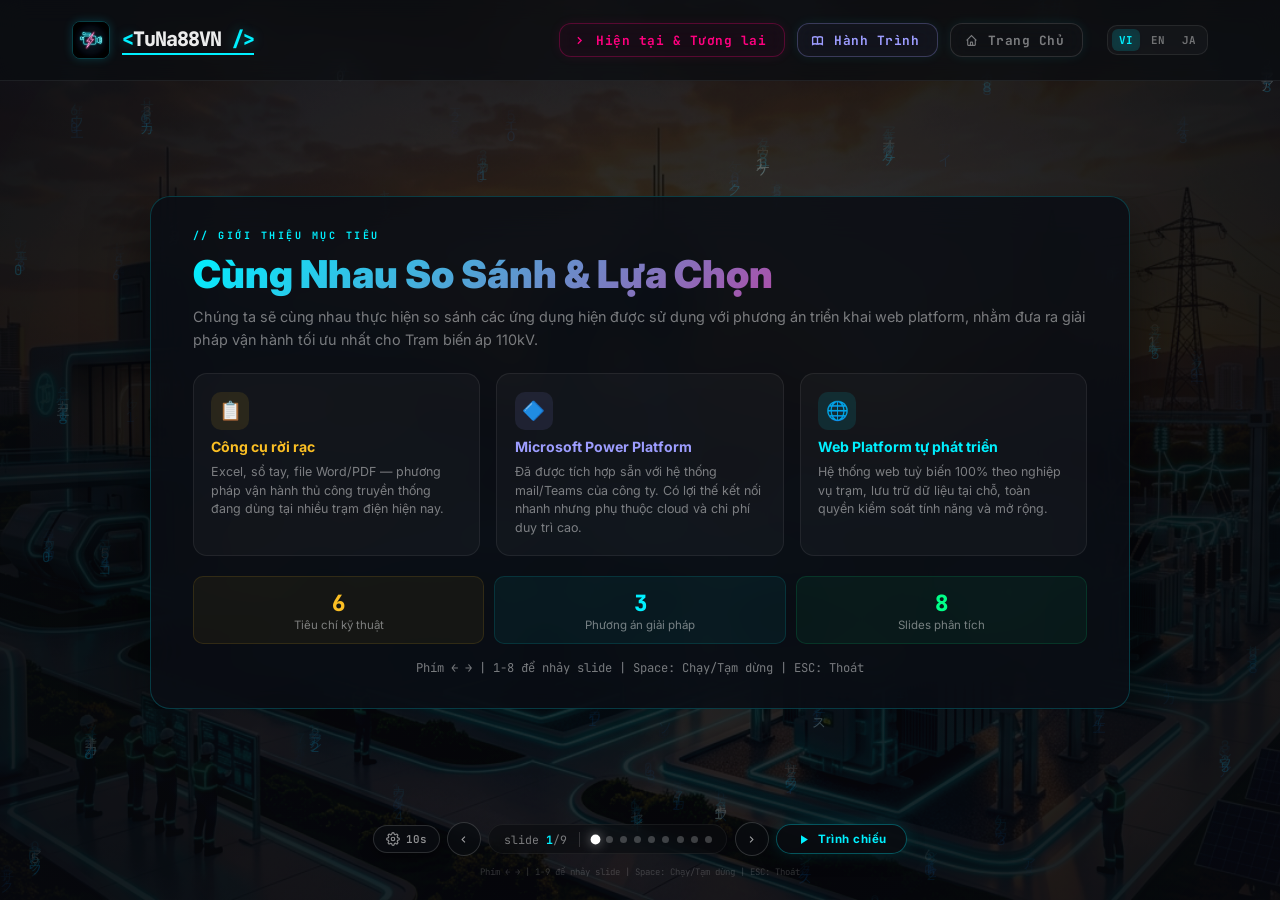
<file: compare.html>
<!DOCTYPE html>
<html lang="vi">
<head>
<meta charset="UTF-8">
<meta name="viewport" content="width=device-width, initial-scale=1.0">
<title>So sánh Giải pháp Quản lý Vận hành | TA_DCGE</title>
<!-- Favicon (Logo trên tab trình duyệt) -->
<link rel="icon" href="assets/logo.jpg" type="image/jpeg">
<link rel="shortcut icon" href="assets/logo.jpg" type="image/x-icon">
<link rel="preconnect" href="https://fonts.googleapis.com">
<link rel="preconnect" href="https://fonts.gstatic.com" crossorigin>
<link href="https://fonts.googleapis.com/css2?family=Inter:wght@400;500;600;700;800;900&family=JetBrains+Mono:wght@400;500;700&display=swap" rel="stylesheet">
<style>
:root {
    --bg-dark:      #0a0c10;
    --neon-blue:    #00f0ff;
    --neon-pink:    #ff007f;
    --neon-green:   #00ff88;
    --neon-amber:   #fbbf24;
    --neon-purple:  #9d9dff;
    --text-primary: rgba(255,255,255,0.92);
    --text-muted:   rgba(255,255,255,0.45);
    --border-color: rgba(255,255,255,0.08);
    --font-body:    'Inter', sans-serif;
    --font-mono:    'JetBrains Mono', monospace;
    --transition:   all 0.3s cubic-bezier(0.4,0,0.2,1);
    --glow-blue:    0 0 12px rgba(0, 240, 255, 0.35);
}

/* Language Switcher */
.lang-switcher {
    display: inline-flex;
    gap: 0.2rem;
    margin-left: 0.8rem;
    background: rgba(255, 255, 255, 0.03);
    border: 1px solid rgba(255, 255, 255, 0.08);
    padding: 0.22rem;
    border-radius: 10px;
    align-items: center;
}
.lang-btn {
    background: none;
    border: none;
    color: rgba(255, 255, 255, 0.4);
    font-family: var(--font-mono);
    font-size: 0.68rem;
    font-weight: 700;
    cursor: pointer;
    padding: 0.22rem 0.45rem;
    border-radius: 6px;
    transition: all 0.2s ease;
}
.lang-btn:hover {
    color: rgba(255, 255, 255, 0.8);
}
.lang-btn.active {
    background: rgba(0, 240, 255, 0.15);
    color: var(--neon-blue);
    text-shadow: var(--glow-blue);
}

*, *::before, *::after { box-sizing: border-box; margin: 0; padding: 0; }
html, body { height: 100%; overflow: hidden; background: var(--bg-dark); color: var(--text-primary); font-family: var(--font-body); }
#pageEnterOverlay { position: fixed; inset: 0; z-index: 9999; background: #0a0c10; opacity: 1; pointer-events: none; transition: opacity 0.45s ease; }

/* === PRESENTATION MODE TIMER BAR === */
#ptbar { position: fixed; top: 0; left: 0; right: 0; height: 3px; z-index: 300; background: rgba(255, 255, 255, 0.08); opacity: 0; transition: opacity 0.3s; }
#ptfill { height: 100%; width: 0%; background: linear-gradient(90deg, var(--neon-blue), var(--neon-pink)); transition: width 0.1s linear; box-shadow: 0 0 8px var(--neon-blue); }
.pres-active #ptbar { opacity: 1; }

/* Pause banner */
#ppause { position: fixed; top: 0; left: 50%; transform: translateX(-50%); z-index: 400; padding: 0.4rem 1.4rem; background: rgba(255,0,127,0.18); border: 1px solid rgba(255,0,127,0.4); border-radius: 0 0 14px 14px; font-family: var(--font-mono); font-size: 0.7rem; color: #ff007f; display: none; backdrop-filter: blur(10px); letter-spacing: 1px; }
.pres-paused #ppause { display: block; }

/* Header hide in pres */
.pres-active header { opacity: 0; pointer-events: none; transition: opacity 0.3s; }

/* Nút thoát trình chiếu góc trên bên phải */
.cmp-pres-close-btn {
    position: fixed;
    top: 1.2rem;
    right: 1.2rem;
    z-index: 350;
    width: 38px;
    height: 38px;
    border-radius: 50%;
    border: 1px solid rgba(255,255,255,0.18);
    background: rgba(10,12,16,0.65);
    color: #fff;
    font-size: 1.1rem;
    cursor: pointer;
    display: none;
    align-items: center;
    justify-content: center;
    backdrop-filter: blur(8px);
    -webkit-backdrop-filter: blur(8px);
    transition: all 0.2s;
}
.cmp-pres-close-btn:hover {
    background: rgba(255, 255, 255, 0.15);
    border-color: #fff;
    transform: scale(1.05);
}
.pres-active .cmp-pres-close-btn {
    display: flex;
}

/* === HEADER === */
header {
    position: fixed;
    top: 0;
    left: 0;
    width: 100%;
    z-index: 100;
    backdrop-filter: blur(12px);
    -webkit-backdrop-filter: blur(12px);
    border-bottom: 1px solid var(--border-color);
    background-color: rgba(10, 12, 16, 0.75);
    transition: opacity 0.3s;
}
.nav-container {
    display: flex;
    justify-content: space-between;
    align-items: center;
    height: 80px;
    max-width: 1200px;
    margin: 0 auto;
    padding: 0 2rem;
}
.logo {
    display: flex;
    align-items: center;
    gap: 0.75rem;
    font-family: var(--font-mono);
    font-size: 1.45rem;
    font-weight: 700;
    color: var(--text-primary);
    letter-spacing: -1px;
    text-decoration: none;
}
.logo-img {
    width: 38px;
    height: 38px;
    border-radius: 8px;
    border: 1px solid rgba(0, 240, 255, 0.22);
    box-shadow: 0 0 10px rgba(0, 240, 255, 0.18);
    object-fit: cover;
    transition: all 0.3s ease;
}
.logo:hover .logo-img {
    border-color: var(--neon-blue);
    box-shadow: var(--glow-blue);
    transform: rotate(5deg) scale(1.05);
}
.logo-text {
    font-size: 1.25rem;
    font-weight: 800;
    border-bottom: 2px solid var(--neon-blue);
    padding-bottom: 1px;
}
.logo-accent {
    color: var(--neon-blue);
    text-shadow: var(--glow-blue);
}
.hnav {
    display: flex;
    align-items: center;
    gap: 0.75rem;
    margin-left: auto;
}
.bk {
    display: inline-flex;
    align-items: center;
    gap: 0.5rem;
    padding: 0.48rem 1.1rem 0.48rem 0.85rem;
    text-decoration: none;
    color: var(--neon-blue);
    font-family: var(--font-mono);
    font-size: 0.8rem;
    font-weight: 700;
    letter-spacing: 0.5px;
    background: rgba(0, 240, 255, 0.05);
    border: 1px solid rgba(0, 240, 255, 0.28);
    border-radius: 12px;
    backdrop-filter: blur(8px);
    -webkit-backdrop-filter: blur(8px);
    box-shadow: 0 0 12px rgba(0, 240, 255, 0.08);
    transition: all 0.28s ease;
    white-space: nowrap;
}
.bk:hover {
    background: rgba(0, 240, 255, 0.12);
    border-color: var(--neon-blue);
    box-shadow: 0 0 20px rgba(0, 240, 255, 0.28), inset 0 0 12px rgba(0, 240, 255, 0.06);
    color: #fff;
    transform: translateX(-2px);
}
.bk svg {
    transition: transform 0.28s ease;
}
.bk:hover svg {
    transform: translateX(-3px);
}

.bk-roadmap {
    color: var(--neon-pink);
    background: rgba(255, 0, 127, 0.05);
    border-color: rgba(255, 0, 127, 0.28);
    box-shadow: 0 0 12px rgba(255, 0, 127, 0.08);
}
.bk-roadmap:hover {
    background: rgba(255, 0, 127, 0.12);
    border-color: var(--neon-pink);
    box-shadow: 0 0 20px rgba(255, 0, 127, 0.28), inset 0 0 12px rgba(255, 0, 127, 0.06);
    color: #fff;
}

/* === SLIDES === */
.sw { position: fixed; inset: 0; }
.sl { position: absolute; inset: 0; display: flex; flex-direction: column; align-items: center; justify-content: center; padding: 5.8rem 2rem 5.5rem; opacity: 0; pointer-events: none; transform: translateY(18px); transition: opacity 0.45s ease, transform 0.45s cubic-bezier(0.2,0.8,0.2,1); }
.sl.active { opacity: 1; pointer-events: auto; transform: translateY(0); }

.si { position: relative; z-index: 1; max-height: calc(100vh - 10.5rem); overflow-y: auto; scrollbar-width: thin; scrollbar-color: rgba(0, 240, 255, 0.2) transparent; width: 100%; display: flex; flex-direction: column; align-items: center; }
.si::-webkit-scrollbar { width: 3px; }
.si::-webkit-scrollbar-thumb { background: rgba(0, 240, 255, 0.25); border-radius: 3px; }

/* === SLIDE BACKGROUNDS === */
.slide-bg {
    position: absolute;
    inset: 0;
    z-index: -2;
    background-size: cover;
    background-position: center;
    background-repeat: no-repeat;
    opacity: 0.70;
    filter: brightness(0.42) contrast(1.15);
    transition: opacity 0.5s ease;
}
.sl-overlay {
    position: absolute;
    inset: 0;
    z-index: -1;
    background: radial-gradient(circle at center, rgba(10,12,16,0.05) 0%, rgba(10,12,16,0.72) 100%);
    pointer-events: none;
}
.sl-matrix {
    position: absolute;
    inset: 0;
    width: 100%;
    height: 100%;
    z-index: 0;
    pointer-events: none;
    opacity: 0.26;
}

/* === CARD === */
.card { width: 100%; max-width: 980px; background: rgba(10,13,20,0.85); backdrop-filter: blur(20px); -webkit-backdrop-filter: blur(20px); border: 1px solid rgba(255,255,255,0.10); border-radius: 20px; padding: 2rem 2.6rem; box-shadow: 0 24px 60px rgba(0,0,0,0.6); }
.tag { font-family: var(--font-mono); font-size: 0.63rem; font-weight: 700; letter-spacing: 2.5px; text-transform: uppercase; margin-bottom: 0.55rem; }
.ttl { font-size: clamp(1.5rem, 3.5vw, 2.4rem); font-weight: 900; line-height: 1.2; margin-bottom: 0.5rem; }
.sub { font-size: 0.9rem; color: var(--text-muted); margin-bottom: 1.4rem; line-height: 1.6; }

/* === PROS/CONS === */
.pcg { display: grid; grid-template-columns: 1fr 1fr; gap: 1rem; }
.lb { background: rgba(255,255,255,0.03); border: 1px solid rgba(255,255,255,0.07); border-radius: 12px; padding: 1rem 1.1rem; }
.lbh { display: flex; align-items: center; gap: 0.5rem; font-family: var(--font-mono); font-size: 0.65rem; font-weight: 700; letter-spacing: 1.5px; text-transform: uppercase; margin-bottom: 0.75rem; }
.dot { width: 7px; height: 7px; border-radius: 50%; flex-shrink: 0; }
.lb ul { list-style: none; display: flex; flex-direction: column; gap: 0.5rem; }
.lb li { display: flex; align-items: flex-start; gap: 0.5rem; font-size: 0.85rem; line-height: 1.5; color: rgba(255,255,255,0.78); }
.lb-text { flex: 1; display: block; color: rgba(255,255,255,0.78); }
.ic { flex-shrink: 0; width: 15px; height: 15px; margin-top: 2px; display: inline-flex; align-items: center; justify-content: center; border-radius: 50%; font-size: 0.58rem; font-weight: 900; }
.pro .lbh { color: var(--neon-green); }
.pro .dot { background: var(--neon-green); }
.pro .ic { background: rgba(0,255,136,0.12); color: var(--neon-green); }
.con .lbh { color: #f87171; }
.con .dot { background: #f87171; }
.con .ic { background: rgba(248,113,113,0.12); color: #f87171; }
.nb { margin-top: 0.9rem; padding: 0.75rem 1rem; border-radius: 10px; font-size: 0.8rem; color: rgba(255,255,255,0.62); font-style: italic; }

/* === INTRO COLS === */
.ic3 { display: grid; grid-template-columns: repeat(3, 1fr); gap: 1rem; margin-top: 1.2rem; }
.ic3c { background: rgba(255,255,255,0.03); border: 1px solid rgba(255,255,255,0.07); border-radius: 14px; padding: 1.1rem; display: flex; flex-direction: column; gap: 0.5rem; }
.ic3i { width: 38px; height: 38px; border-radius: 10px; display: flex; align-items: center; justify-content: center; font-size: 1.15rem; }
.ic3n { font-weight: 700; font-size: 0.88rem; }
.ic3d { font-size: 0.78rem; color: var(--text-muted); line-height: 1.5; }

/* === RADAR CHART SLIDE === */
.chart-layout { display: grid; grid-template-columns: 1fr 1fr; gap: 1.8rem; align-items: center; width: 100%; }
#radarSvg { width: 320px; height: 320px; margin: auto; display: block; }
.legend-wrap { display: flex; flex-direction: column; gap: 0.65rem; }
.score-row { display: grid; grid-template-columns: auto 1fr 1fr 1fr; gap: 0.3rem 0.6rem; font-size: 0.76rem; align-items: center; }

/* === BAR CHART === */
.bar-chart { display: flex; flex-direction: column; gap: 0.75rem; margin-top: 0.9rem; width: 100%; }
.bar-row { display: flex; flex-direction: column; gap: 0.3rem; }
.bar-lbl { font-size: 0.76rem; color: rgba(255,255,255,0.7); font-weight: 600; }
.bar-group { display: flex; flex-direction: column; gap: 0.2rem; }
.bar-track { position: relative; height: 16px; background: rgba(255,255,255,0.05); border-radius: 8px; overflow: hidden; }
.bar-fill { height: 100%; border-radius: 8px; width: 0%; transition: width 0.9s cubic-bezier(0.2,0.8,0.2,1); }
.bar-val { font-family: var(--font-mono); font-size: 0.6rem; font-weight: 700; color: rgba(255,255,255,0.9); position: absolute; right: 8px; top: 50%; transform: translateY(-50%); }
.bar-name { font-family: var(--font-mono); font-size: 0.58rem; color: rgba(255,255,255,0.38); }

/* === TABLE === */
.tw { overflow-x: auto; margin-top: 1.1rem; border-radius: 12px; border: 1px solid rgba(255,255,255,0.08); width: 100%; }
table { width: 100%; border-collapse: collapse; font-size: 0.82rem; }
th { padding: 0.7rem 0.9rem; font-family: var(--font-mono); font-size: 0.65rem; font-weight: 700; letter-spacing: 1px; text-transform: uppercase; text-align: center; border-bottom: 1px solid rgba(255,255,255,0.08); white-space: nowrap; background: rgba(255,255,255,0.03); }
th:first-child { text-align: left; }
td { padding: 0.6rem 0.9rem; border-bottom: 1px solid rgba(255,255,255,0.05); text-align: center; color: rgba(255,255,255,0.72); vertical-align: middle; }
td:first-child { text-align: left; font-weight: 600; color: rgba(255,255,255,0.88); }
tr:last-child td { border-bottom: none; }
tr:hover td { background: rgba(255,255,255,0.02); }
td.cw, th.cw { color: var(--neon-blue); font-weight: 600; }
td.cp, th.cp { color: var(--neon-purple); font-weight: 600; }
.chip { display: inline-block; padding: 0.16rem 0.55rem; border-radius: 20px; font-family: var(--font-mono); font-size: 0.63rem; font-weight: 700; }
.cg { background: rgba(0,255,136,0.12); color: var(--neon-green); }
.cr { background: rgba(248,113,113,0.12); color: #f87171; }
.ca { background: rgba(251,191,36,0.12); color: var(--neon-amber); }
.cb { background: rgba(0,240,255,0.12); color: var(--neon-blue); }

/* === CONCLUSION === */
.cplist { display: flex; flex-direction: column; gap: 0.65rem; margin-top: 1rem; width: 100%; }
.cpt { display: flex; align-items: flex-start; gap: 0.9rem; background: rgba(255,255,255,0.03); border: 1px solid rgba(255,255,255,0.07); border-radius: 12px; padding: 0.85rem 1.1rem; }
.cpn { font-family: var(--font-mono); font-size: 0.95rem; font-weight: 900; flex-shrink: 0; min-width: 1.6rem; }
.cptx { font-size: 0.85rem; line-height: 1.6; color: rgba(255,255,255,0.78); }
.cptx strong { color: #fff; }

/* === CONTROLS WRAPPER === */
.ctrl-wrapper { position: fixed; bottom: 1.4rem; left: 50%; transform: translateX(-50%); z-index: 150; display: flex; flex-direction: column; align-items: center; gap: 0.6rem; width: min(480px, 85vw); }

/* POPUP SETTINGS */
.slideshow-settings-panel {
    display: none;
    flex-direction: column;
    gap: 0.75rem;
    padding: 1rem 1.1rem;
    background: rgba(10, 12, 16, 0.96);
    backdrop-filter: blur(20px);
    -webkit-backdrop-filter: blur(20px);
    border: 1px solid rgba(0, 240, 255, 0.22);
    border-radius: 16px;
    box-shadow: 0 -8px 32px rgba(0,0,0,0.6), 0 0 20px rgba(0,240,255,0.08);
    width: 100%;
    animation: panelSlideUp 0.25s cubic-bezier(0.2,0.8,0.2,1);
}
.slideshow-settings-panel.visible { display: flex; }

@keyframes panelSlideUp {
    from { opacity: 0; transform: translateY(8px) scale(0.97); }
    to   { opacity: 1; transform: translateY(0) scale(1); }
}

.settings-panel-header {
    display: flex;
    align-items: center;
    justify-content: space-between;
    font-family: var(--font-mono);
    font-size: 0.78rem;
    font-weight: 700;
    color: var(--neon-blue);
    letter-spacing: 0.5px;
}
.settings-close-btn { background: none; border: none; color: rgba(255,255,255,0.4); cursor: pointer; font-size: 0.85rem; padding: 0 0.2rem; transition: color 0.2s; }
.settings-close-btn:hover { color: #fff; }

.settings-presets { display: flex; gap: 0.4rem; flex-wrap: wrap; }
.preset-btn {
    padding: 0.3rem 0.65rem;
    background: rgba(255,255,255,0.05);
    border: 1px solid rgba(255,255,255,0.12);
    border-radius: 8px;
    color: rgba(255,255,255,0.6);
    font-family: var(--font-mono);
    font-size: 0.72rem;
    font-weight: 700;
    cursor: pointer;
    transition: all 0.2s ease;
}
.preset-btn:hover { background: rgba(0, 240, 255, 0.1); border-color: rgba(0, 240, 255, 0.4); color: var(--neon-blue); }
.preset-btn.active {
    background: rgba(0, 240, 255, 0.15);
    border-color: var(--neon-blue);
    color: var(--neon-blue);
    box-shadow: 0 0 10px rgba(0, 240, 255, 0.2);
}

.settings-slider-row { display: flex; align-items: center; gap: 0.6rem; }
.settings-slider-label { font-family: var(--font-mono); font-size: 0.68rem; color: rgba(255,255,255,0.4); white-space: nowrap; flex-shrink: 0; }
.settings-slider { flex: 1; -webkit-appearance: none; appearance: none; height: 3px; background: rgba(255,255,255,0.12); border-radius: 3px; outline: none; cursor: pointer; }
.settings-slider::-webkit-slider-thumb { -webkit-appearance: none; width: 14px; height: 14px; border-radius: 50%; background: var(--neon-blue); box-shadow: 0 0 8px rgba(0,240,255,0.5); cursor: pointer; transition: transform 0.15s; }
.settings-slider::-webkit-slider-thumb:hover { transform: scale(1.3); }
.settings-slider-value { font-family: var(--font-mono); font-size: 0.75rem; font-weight: 700; color: var(--neon-blue); min-width: 2.5rem; text-align: right; }

.bottom-action-row { display: flex; align-items: center; gap: 0.45rem; width: 100%; justify-content: center; }

/* NUT SETTINGS */
.slideshow-settings-btn {
    display: inline-flex;
    align-items: center;
    gap: 0.35rem;
    padding: 0.38rem 0.75rem;
    background: rgba(10, 12, 16, 0.88);
    backdrop-filter: blur(12px);
    -webkit-backdrop-filter: blur(12px);
    border: 1px solid rgba(255, 255, 255, 0.14);
    border-radius: 20px;
    color: rgba(255, 255, 255, 0.55);
    font-family: var(--font-mono);
    font-size: 0.68rem;
    font-weight: 600;
    cursor: pointer;
    box-shadow: 0 4px 14px rgba(0,0,0,0.45);
    transition: all 0.25s ease;
    white-space: nowrap;
    flex-shrink: 0;
}
.slideshow-settings-btn:hover { border-color: rgba(0, 240, 255, 0.35); color: var(--neon-blue); box-shadow: 0 0 14px rgba(0, 240, 255, 0.18), 0 4px 14px rgba(0,0,0,0.45); }
.slideshow-settings-btn.is-open { border-color: var(--neon-blue); color: var(--neon-blue); box-shadow: 0 0 16px rgba(0, 240, 255, 0.28); }

/* NUT NAVIGATION PREV/NEXT */
.nav-circle-btn { width: 34px; height: 34px; border-radius: 50%; border: 1px solid rgba(255,255,255,0.16); background: rgba(10,12,16,0.75); backdrop-filter: blur(8px); color: rgba(255,255,255,0.6); cursor: pointer; display: flex; align-items: center; justify-content: center; transition: var(--transition); flex-shrink: 0; }
.nav-circle-btn:hover { border-color: var(--neon-blue); color: var(--neon-blue); box-shadow: 0 0 12px rgba(0,240,255,0.2); }

/* BỘ ĐẾM VÀ DOTS */
.dots-counter-group {
    display: flex;
    align-items: center;
    gap: 0.75rem;
    background: rgba(10,12,16,0.6);
    border: 1px solid rgba(255,255,255,0.06);
    padding: 0.38rem 0.9rem;
    border-radius: 20px;
    backdrop-filter: blur(8px);
    -webkit-backdrop-filter: blur(8px);
}
.bottom-counter {
    font-family: var(--font-mono);
    font-size: 0.72rem;
    color: var(--text-muted);
    border-right: 1px solid rgba(255,255,255,0.15);
    padding-right: 0.75rem;
    white-space: nowrap;
}
.bottom-counter span {
    color: var(--neon-blue);
    font-weight: 700;
}
.cmp-dots { display: flex; gap: 0.45rem; align-items: center; }
.cmp-dot { width: 7px; height: 7px; border-radius: 50%; background: rgba(255,255,255,0.22); cursor: pointer; transition: all 0.3s; }
.cmp-dot.active { background: #fff; transform: scale(1.4); box-shadow: 0 0 8px rgba(255,255,255,0.5); }

/* NUT PLAY SLIDESHOW */
.play-slideshow-btn {
    display: flex;
    align-items: center;
    justify-content: center;
    gap: 0.45rem;
    padding: 0.38rem 1.2rem;
    background: rgba(10, 12, 16, 0.88);
    backdrop-filter: blur(12px);
    -webkit-backdrop-filter: blur(12px);
    border: 1px solid rgba(0, 240, 255, 0.32);
    border-radius: 20px;
    color: var(--neon-blue);
    font-family: var(--font-body);
    font-size: 0.72rem;
    font-weight: 700;
    cursor: pointer;
    box-shadow: 0 0 14px rgba(0, 240, 255, 0.14), 0 4px 16px rgba(0,0,0,0.5);
    transition: all 0.3s ease;
    white-space: nowrap;
    letter-spacing: 0.5px;
    flex-grow: 1;
}
.play-slideshow-btn:hover { background: rgba(0, 240, 255, 0.09); border-color: var(--neon-blue); box-shadow: 0 0 24px rgba(0, 240, 255, 0.28), 0 4px 16px rgba(0,0,0,0.5); transform: scale(1.03); }
.play-slideshow-btn.is-playing { border-color: var(--neon-pink); color: var(--neon-pink); box-shadow: 0 0 18px rgba(255, 0, 127, 0.28), 0 4px 16px rgba(0,0,0,0.5); animation: playBtnPulse 1.8s ease-in-out infinite; }
.play-slideshow-btn.is-playing:hover { background: rgba(255, 0, 127, 0.08); transform: scale(1.03); }

@keyframes playBtnPulse {
    0%, 100% { box-shadow: 0 0 18px rgba(255, 0, 127, 0.28), 0 4px 16px rgba(0,0,0,0.5); }
    50%       { box-shadow: 0 0 32px rgba(255, 0, 127, 0.52), 0 4px 16px rgba(0,0,0,0.5); }
}

.hint-bar { font-family: var(--font-mono); font-size: 0.56rem; color: rgba(255,255,255,0.18); text-align: center; }

/* Slide Active Colors */
.sl1 .card { border-color: rgba(0,240,255,0.2); }.sl1 .tag { color: var(--neon-blue); }.sl1 .ttl { background: linear-gradient(135deg, var(--neon-blue), var(--neon-pink)); -webkit-background-clip: text; -webkit-text-fill-color: transparent; background-clip: text; }
.sl2 .card { border-color: rgba(251,191,36,0.2); }.sl2 .tag { color: var(--neon-amber); }.sl2 .ttl { color: var(--neon-amber); }
.sl3 .card { border-color: rgba(107,107,255,0.28); }.sl3 .tag { color: #7c7cff; }.sl3 .ttl { color: #9d9dff; }
.sl4 .card { border-color: rgba(0,240,255,0.22); }.sl4 .tag { color: var(--neon-blue); }.sl4 .ttl { color: var(--neon-blue); }
.sl5 .card { border-color: rgba(255,255,255,0.1); }.sl5 .tag { color: rgba(255,255,255,0.5); }.sl5 .ttl { background: linear-gradient(135deg, var(--neon-blue), var(--neon-purple)); -webkit-background-clip: text; -webkit-text-fill-color: transparent; background-clip: text; }
.sl6 .card { border-color: rgba(251,191,36,0.15); }.sl6 .tag { color: var(--neon-amber); }.sl6 .ttl { background: linear-gradient(135deg, var(--neon-amber), var(--neon-pink)); -webkit-background-clip: text; -webkit-text-fill-color: transparent; background-clip: text; }
.sl7 .card { border-color: rgba(255,255,255,0.12); }.sl7 .tag { color: var(--text-muted); }.sl7 .ttl { background: linear-gradient(135deg, #fff, rgba(255,255,255,0.55)); -webkit-background-clip: text; -webkit-text-fill-color: transparent; background-clip: text; }
.sl8 .card { border-color: rgba(0,255,136,0.2); }.sl8 .tag { color: var(--neon-green); }.sl8 .ttl { color: var(--neon-green); }

@media (max-width: 768px) {
    .card { padding: 1.2rem 1rem; }
    .pcg, .ic3, .chart-layout { grid-template-columns: 1fr; }
    .ttl { font-size: 1.3rem; }
    .nav-container { padding: 0 1rem; height: 70px; }
    .logo-text { font-size: 1.05rem; }
    .logo-img { width: 30px; height: 30px; }
    .bk { padding: 0.35rem 0.75rem; font-size: 0.7rem; }
}
</style>
</head>
<body>
<div id="pageEnterOverlay"></div>
<div id="ptbar"><div id="ptfill"></div></div>
<div id="ppause">⏸ TẠM DỪNG — nhấn Space để tiếp tục | ESC để thoát</div>
<button class="cmp-pres-close-btn" id="cmpPresCloseBtn" title="Thoát trình chiếu (Esc)">✕</button>

<header>
    <div class="nav-container">
        <a href="index.html" class="logo">
            <img src="assets/logo.jpg" alt="TuNa88VN Logo" class="logo-img">
            <span class="logo-text"><span class="logo-accent">&lt;</span>TuNa88VN<span class="logo-accent"> /&gt;</span></span>
        </a>
        
        <div class="hnav">
            <a href="roadmap.html" class="bk bk-roadmap">
                <svg xmlns="http://www.w3.org/2000/svg" viewBox="0 0 24 24" fill="none" stroke="currentColor" stroke-width="2.5" width="13" height="13" style="vertical-align:middle;margin-right:2px;"><path d="M9 18l6-6-6-6"/></svg>
                <span data-i18n="nav_roadmap">Hiện tại &amp; Tương lai</span>
            </a>
            <a href="story.html" class="bk" style="color:var(--neon-purple); border-color:rgba(157,157,255,0.28); background:rgba(157,157,255,0.05);">
                <svg viewBox="0 0 24 24" fill="none" stroke="currentColor" stroke-width="2.5" width="13" height="13" style="vertical-align:middle;margin-right:2px;"><path d="M12 6.253v13m0-13C10.832 5.477 9.246 5 7.5 5S4.168 5.477 3 6.253v13C4.168 18.477 5.754 18 7.5 18s3.332.477 4.5 1.253m0-13C13.168 5.477 14.754 5 16.5 5c1.747 0 3.332.477 4.5 1.253v13C19.832 18.477 18.247 18 16.5 18c-1.746 0-3.332.477-4.5 1.253"/></svg>
                <span data-i18n="nav_story">Hành Trình</span>
            </a>
            <a href="index.html" class="bk" style="color:var(--text-muted); border-color:rgba(255,255,255,0.12); background:rgba(255,255,255,0.02);">
                <svg viewBox="0 0 24 24" fill="none" stroke="currentColor" stroke-width="2" width="13" height="13" style="vertical-align:middle;margin-right:2px;"><path d="M3 12l2-2m0 0l7-7 7 7M5 10v10a1 1 0 001 1h3m10-11l2 2m-2-2v10a1 1 0 01-1 1h-3m-6 0a1 1 0 001-1v-4a1 1 0 011-1h2a1 1 0 011 1v4a1 1 0 001 1m-6 0h6"/></svg>
                <span data-i18n="nav_home">Trang Chủ</span>
            </a>
            <div class="lang-switcher"></div>
        </div>
    </div>
</header>

<div class="sw">

<!-- SLIDE 1: GIỚI THIỆU MỤC TIÊU -->
<div class="sl sl1 active" data-s="0">
    <div class="slide-bg" style="background-image:url('assets/compare-future-substation.jpg');"></div>
    <div class="sl-overlay"></div>
    <canvas class="sl-matrix"></canvas>
    <div class="si"><div class="card">
        <div class="tag" data-i18n="cmp_slide1_tag">// Giới thiệu mục tiêu</div>
        <div class="ttl" data-i18n="cmp_slide1_title">Cùng Nhau So Sánh &amp; Lựa Chọn</div>
        <p class="sub" data-i18n="cmp_slide1_sub">Chúng ta sẽ cùng nhau thực hiện so sánh các ứng dụng hiện được sử dụng với phương án triển khai web platform, nhằm đưa ra giải pháp vận hành tối ưu nhất cho Trạm biến áp 110kV.</p>
        <div class="ic3">
            <div class="ic3c">
                <div class="ic3i" style="background:rgba(251,191,36,0.1);">📋</div>
                <div class="ic3n" style="color:var(--neon-amber);" data-i18n="cmp_opt1_title">Công cụ rời rạc</div>
                <div class="ic3d" data-i18n="cmp_opt1_desc">Excel, sổ tay, file Word/PDF — phương pháp vận hành thủ công truyền thống đang dùng tại nhiều trạm điện hiện nay.</div>
            </div>
            <div class="ic3c">
                <div class="ic3i" style="background:rgba(157,157,255,0.1);">🔷</div>
                <div class="ic3n" style="color:var(--neon-purple);" data-i18n="cmp_opt2_title">Microsoft Power Platform</div>
                <div class="ic3d" data-i18n="cmp_opt2_desc">Đã được tích hợp sẵn với hệ thống mail/Teams của công ty. Có lợi thế kết nối nhanh nhưng phụ thuộc cloud và chi phí duy trì cao.</div>
            </div>
            <div class="ic3c">
                <div class="ic3i" style="background:rgba(0,240,255,0.1);">🌐</div>
                <div class="ic3n" style="color:var(--neon-blue);" data-i18n="cmp_opt3_title">Web Platform tự phát triển</div>
                <div class="ic3d" data-i18n="cmp_opt3_desc">Hệ thống web tuỳ biến 100% theo nghiệp vụ trạm, lưu trữ dữ liệu tại chỗ, toàn quyền kiểm soát tính năng và mở rộng.</div>
            </div>
        </div>
        <div style="margin-top:1.2rem;display:grid;grid-template-columns:repeat(3,1fr);gap:0.6rem;">
            <div style="text-align:center;padding:0.7rem;background:rgba(251,191,36,0.05);border:1px solid rgba(251,191,36,0.12);border-radius:10px;">
                <div style="font-family:var(--font-mono);font-size:1.4rem;font-weight:900;color:var(--neon-amber);">6</div>
                <div style="font-size:0.72rem;color:var(--text-muted);" data-i18n="story_sec_tech">Tiêu chí kỹ thuật</div>
            </div>
            <div style="text-align:center;padding:0.7rem;background:rgba(0,240,255,0.05);border:1px solid rgba(0,240,255,0.12);border-radius:10px;">
                <div style="font-family:var(--font-mono);font-size:1.4rem;font-weight:900;color:var(--neon-blue);">3</div>
                <div style="font-size:0.72rem;color:var(--text-muted);" data-i18n="story_sec_sol">Phương án giải pháp</div>
            </div>
            <div style="text-align:center;padding:0.7rem;background:rgba(0,255,136,0.05);border:1px solid rgba(0,255,136,0.12);border-radius:10px;">
                <div style="font-family:var(--font-mono);font-size:1.4rem;font-weight:900;color:var(--neon-green);">8</div>
                <div style="font-size:0.72rem;color:var(--text-muted);" data-i18n="story_sec_slides">Slides phân tích</div>
            </div>
        </div>
        <p style="margin-top:1rem;font-size:0.76rem;color:var(--text-muted);text-align:center;font-family:var(--font-mono);" data-i18n="cmp_hint_nav">Nhấn phím mũi tên hoặc click dots để di chuyển | Bật Trình Chiếu tự động phía dưới</p>
    </div></div>
</div>

<!-- SLIDE 2: CÔNG CỤ RỜI RẠC -->
<div class="sl sl2" data-s="1">
    <div class="slide-bg" style="background-image:url('assets/compare-traditional-tools.jpg');"></div>
    <div class="sl-overlay"></div>
    <canvas class="sl-matrix"></canvas>
    <div class="si"><div class="card">
        <div class="tag" data-i18n="cmp_s2_tag">📋 Phương án 01</div>
        <div class="ttl" data-i18n="cmp_s2_title">Công Cụ Rời Rạc</div>
        <p class="sub" data-i18n="cmp_s2_sub">Excel, sổ tay trực, file Word/PDF riêng lẻ — đây là phương thức thủ công truyền thống đang được áp dụng tại các trạm vận hành hiện tại.</p>
        <div class="pcg">
            <div class="lb pro">
                <div class="lbh"><span class="dot"></span><span data-i18n="cmp_s2_pro_h">Ưu điểm</span></div>
                <ul>
                    <li><span class="ic">✓</span><span class="lb-text" data-i18n="cmp_s2_pro1">Không tốn chi phí đầu tư ban đầu, phần mềm Microsoft Office có sẵn.</span></li>
                    <li><span class="ic">✓</span><span class="lb-text" data-i18n="cmp_s2_pro2">Nhân viên vận hành đã quen thuộc, hầu như không cần đào tạo lại.</span></li>
                    <li><span class="ic">✓</span><span class="lb-text" data-i18n="cmp_s2_pro3">Hoạt động offline hoàn toàn, không phụ thuộc vào kết nối mạng.</span></li>
                    <li><span class="ic">✓</span><span class="lb-text" data-i18n="cmp_s2_pro4">Dễ dàng chỉnh sửa cấu trúc bảng biểu theo nhu cầu phát sinh tức thời.</span></li>
                    <li><span class="ic">✓</span><span class="lb-text" data-i18n="cmp_s2_pro5">Dữ liệu lưu cục bộ tại máy trạm trực, không chuyển ra internet.</span></li>
                </ul>
            </div>
            <div class="lb con">
                <div class="lbh"><span class="dot"></span><span data-i18n="cmp_s2_con_h">Nhược điểm</span></div>
                <ul>
                    <li><span class="ic">✗</span><span class="lb-text" data-i18n="cmp_s2_con1">Dữ liệu bị phân tán, cực kỳ khó tổng hợp báo cáo liên ca hoặc liên tháng.</span></li>
                    <li><span class="ic">✗</span><span class="lb-text" data-i18n="cmp_s2_con2">Dễ nhầm lẫn công thức, dễ mất mát hoặc hỏng file dữ liệu.</span></li>
                    <li><span class="ic">✗</span><span class="lb-text" data-i18n="cmp_s2_con3">Báo cáo thủ công tốn từ 2-3 giờ mỗi tuần của kỹ sư trực ca.</span></li>
                    <li><span class="ic">✗</span><span class="lb-text" data-i18n="cmp_s2_con4">Không có cảnh báo logic — sai lệch số liệu nhập vào không bị phát hiện.</span></li>
                    <li><span class="ic">✗</span><span class="lb-text" data-i18n="cmp_s2_con5">Không thể tra cứu nhanh lịch sử phụ tải hoặc vẽ biểu đồ xu hướng tự động.</span></li>
                    <li><span class="ic">✗</span><span class="lb-text" data-i18n="cmp_s2_con6">Không có cơ chế phân quyền, rủi ro sửa đè dữ liệu lịch sử.</span></li>
                </ul>
            </div>
        </div>
        <div class="nb" style="background:rgba(251,191,36,0.06);border:1px solid rgba(251,191,36,0.15);" data-i18n="cmp_s2_eval">💡 <strong>Đánh giá nhanh:</strong> Chỉ phù hợp khi quy mô vận hành rất nhỏ, ít ca trực trực tiếp và không có nhu cầu khai thác dữ liệu dài hạn hoặc phân tích tự động.</div>
    </div></div>
</div>

<!-- SLIDE 3: POWER PLATFORM -->
<div class="sl sl3" data-s="2">
    <div class="slide-bg" style="background-image:url('assets/compare-power-platform.jpg');"></div>
    <div class="sl-overlay"></div>
    <canvas class="sl-matrix"></canvas>
    <div class="si"><div class="card">
        <div class="tag" data-i18n="cmp_s3_tag">🔷 Phương án 02</div>
        <div class="ttl" data-i18n="cmp_s3_title">Microsoft Power Platform</div>
        <p class="sub" data-i18n="cmp_s3_sub">Bộ công cụ low-code (Power Apps, Power BI, Power Automate) chạy trên hệ sinh thái Microsoft Cloud của doanh nghiệp.</p>
        <div class="pcg">
            <div class="lb pro">
                <div class="lbh"><span class="dot"></span><span data-i18n="cmp_s3_pro_h">Ưu điểm lớn</span></div>
                <ul>
                    <li><span class="ic">✓</span><span class="lb-text" data-i18n="cmp_s3_pro1">Tích hợp sẵn sâu với hệ sinh thái Microsoft 365, Teams có sẵn của công ty.</span></li>
                    <li><span class="ic">✓</span><span class="lb-text" data-i18n="cmp_s3_pro2">Power Apps giúp tạo giao diện nhập liệu di động và máy tính khá nhanh.</span></li>
                    <li><span class="ic">✓</span><span class="lb-text" data-i18n="cmp_s3_pro3">Power BI hỗ trợ tạo báo cáo dashboard trực quan rất mạnh mẽ.</span></li>
                    <li><span class="ic">✓</span><span class="lb-text" data-i18n="cmp_s3_pro4">Độ bảo mật doanh nghiệp cao đạt chuẩn ISO/SOC do Microsoft vận hành.</span></li>
                    <li><span class="ic">✓</span><span class="lb-text" data-i18n="cmp_s3_pro5">Low-code giúp giảm thời gian viết code thuần, kéo thả tiện lợi.</span></li>
                    <li><span class="ic">✓</span><span class="lb-text" data-i18n="cmp_s3_pro6">Có sự hỗ trợ kỹ thuật chính thức từ đại lý Microsoft.</span></li>
                </ul>
            </div>
            <div class="lb con">
                <div class="lbh"><span class="dot"></span><span data-i18n="cmp_s3_con_h">Nhược điểm lớn</span></div>
                <ul>
                    <li><span class="ic">✗</span><span class="lb-text" data-i18n="cmp_s3_con1">Chi phí bản quyền license hàng tháng rất cao tính theo đầu người (User).</span></li>
                    <li><span class="ic">✗</span><span class="lb-text" data-i18n="cmp_s3_con2">Dữ liệu bắt buộc lưu trên Cloud Microsoft, không kiểm soát vật lý tại trạm.</span></li>
                    <li><span class="ic">✗</span><span class="lb-text" data-i18n="cmp_s3_con3">Yêu cầu kết nối Internet liên tục 24/7, mạng chập chờn sẽ bị gián đoạn.</span></li>
                    <li><span class="ic">✗</span><span class="lb-text" data-i18n="cmp_s3_con4">Tùy biến giao diện (UI) và logic nghiệp vụ phức tạp bị giới hạn bởi framework.</span></li>
                    <li><span class="ic">✗</span><span class="lb-text" data-i18n="cmp_s3_con5">Cần quản trị viên IT cấu hình phân quyền và quản lý environment phức tạp.</span></li>
                    <li><span class="ic">✗</span><span class="lb-text" data-i18n="cmp_s3_con6">Quy trình phê duyệt mua license mất nhiều thời gian trong khối nhà nước.</span></li>
                </ul>
            </div>
        </div>
        <div class="nb" style="background:rgba(157,157,255,0.06);border:1px solid rgba(157,157,255,0.18);" data-i18n="cmp_s3_eval">💡 <strong>Đánh giá nhanh:</strong> Phù hợp cho khối văn phòng tổng công ty đã mua sẵn Microsoft 365 doanh nghiệp, ngân sách dồi dào, cần tích hợp báo cáo nhiều phòng ban và kết nối Internet tốt.</div>
    </div></div>
</div>

<!-- SLIDE 4: WEB PLATFORM -->
<div class="sl sl4" data-s="3">
    <div class="slide-bg" style="background-image:url('assets/compare-web-dashboard.jpg');"></div>
    <div class="sl-overlay"></div>
    <canvas class="sl-matrix"></canvas>
    <div class="si"><div class="card">
        <div class="tag" data-i18n="cmp_s4_tag">🌐 Phương án chọn</div>
        <div class="ttl" data-i18n="cmp_s4_title">Web Platform Tự Phát Triển</div>
        <p class="sub" data-i18n="cmp_s4_sub">Hệ thống web tùy biến 100% được xây dựng đúng theo quy trình vận hành thực tế của trạm điện.</p>
        <div class="pcg">
            <div class="lb pro">
                <div class="lbh"><span class="dot"></span><span data-i18n="cmp_s4_pro_h">Ưu điểm cốt lõi</span></div>
                <ul>
                    <li><span class="ic">✓</span><span class="lb-text" data-i18n="cmp_s4_pro1">Tùy biến 100% giao diện và logic nhập liệu theo nghiệp vụ đặc thù của trạm.</span></li>
                    <li><span class="ic">✓</span><span class="lb-text" data-i18n="cmp_s4_pro2">Chi phí vận hành lâu dài cực thấp — chạy trực tiếp trên phần cứng máy chủ sẵn có.</span></li>
                    <li><span class="ic">✓</span><span class="lb-text" data-i18n="cmp_s4_pro3">Toàn quyền kiểm soát và sở hữu dữ liệu tại trạm (On-premises), bảo mật nội bộ.</span></li>
                    <li><span class="ic">✓</span><span class="lb-text" data-i18n="cmp_s4_pro4">Thiết kế tối ưu hóa riêng cho màn hình giám sát rộng tại phòng điều khiển.</span></li>
                    <li><span class="ic">✓</span><span class="lb-text" data-i18n="cmp_s4_pro5">Tự động xuất báo cáo Excel/PDF theo đúng biểu mẫu pháp lý quy chuẩn điện lực.</span></li>
                    <li><span class="ic">✓</span><span class="lb-text" data-i18n="cmp_s4_pro6">Hệ thống chạy mượt mà trong mạng LAN nội bộ, không cần mạng internet ngoại vi.</span></li>
                    <li><span class="ic">✓</span><span class="lb-text" data-i18n="cmp_s4_pro7">Phân quyền chi tiết, bảo vệ lịch sử ghi nhận thông số chống sửa xóa ca trực.</span></li>
                </ul>
            </div>
            <div class="lb con">
                <div class="lbh"><span class="dot"></span><span data-i18n="cmp_s4_con_h">Thử thách cần xử lý</span></div>
                <ul>
                    <li><span class="ic">✗</span><span class="lb-text" data-i18n="cmp_s4_con1">Yêu cầu thời gian lập trình ban đầu lâu hơn (khoảng 3–6 tháng).</span></li>
                    <li><span class="ic">✗</span><span class="lb-text" data-i18n="cmp_s4_con2">Nhóm dự án tự chịu trách nhiệm vận hành, cập nhật bảo mật và sửa bug.</span></li>
                    <li><span class="ic">✗</span><span class="lb-text" data-i18n="cmp_s4_con3">Chưa có sẵn tích hợp mail/Teams (tuy nhiên hoàn toàn có thể lập trình bổ sung thông qua API/webhook sau này).</span></li>
                </ul>
            </div>
        </div>
        <div class="nb" style="background:rgba(0,240,255,0.05);border:1px solid rgba(0,240,255,0.18);" data-i18n="cmp_s4_eval">💡 <strong>Đánh giá nhanh:</strong> Là lựa chọn tối ưu lâu dài, mang lại khả năng làm chủ công nghệ và an toàn thông tin cao nhất cho trạm trực trực tiếp.</div>
    </div></div>
</div>

<!-- SLIDE 5: RADAR CHART -->
<div class="sl sl5" data-s="4">
    <div class="slide-bg" style="background-image:url('assets/compare-web-dashboard.jpg');"></div>
    <div class="sl-overlay"></div>
    <canvas class="sl-matrix"></canvas>
    <div class="si"><div class="card">
        <div class="tag" data-i18n="story_sec_tech">// Phân tích đa chiều</div>
        <div class="ttl" data-i18n="cmp_radar_title">Biểu Đồ So Sánh Kỹ Thuật</div>
        <div class="chart-layout">
            <div style="display:flex;flex-direction:column;align-items:center;gap:0.7rem;">
                <svg id="radarSvg" viewBox="0 0 340 340" width="320" height="320"></svg>
                <div style="display:flex;gap:0.8rem;flex-wrap:wrap;justify-content:center;">
                    <div style="display:flex;align-items:center;gap:0.35rem;font-size:0.7rem;"><span style="width:10px;height:10px;border-radius:50%;background:var(--neon-amber);display:inline-block;"></span><span data-i18n="cmp_opt1_title">Công cụ rời rạc</span></div>
                    <div style="display:flex;align-items:center;gap:0.35rem;font-size:0.7rem;"><span style="width:10px;height:10px;border-radius:50%;background:var(--neon-purple);display:inline-block;"></span><span data-i18n="cmp_opt2_title">Power Platform</span></div>
                    <div style="display:flex;align-items:center;gap:0.35rem;font-size:0.7rem;"><span style="width:10px;height:10px;border-radius:50%;background:var(--neon-blue);display:inline-block;"></span><span data-i18n="cmp_opt3_title">Web Platform</span></div>
                </div>
            </div>
            <div class="legend-wrap">
                <div style="font-family:var(--font-mono);font-size:0.6rem;color:var(--text-muted);margin-bottom:0.5rem;letter-spacing:1px;" data-i18n="cmp_radar_sub">BẢNG ĐIỂM SO SÁNH (Thang điểm 10)</div>
                <div class="score-row">
                    <div style="color:var(--text-muted);font-family:var(--font-mono);font-size:0.57rem;padding-bottom:0.3rem;" data-i18n="cmp_radar_axis_title">Tiêu chí so sánh</div>
                    <div style="color:var(--neon-amber);font-family:var(--font-mono);font-size:0.57rem;text-align:center;padding-bottom:0.3rem;" data-i18n="cmp_radar_score_discrete">Rời rạc</div>
                    <div style="color:var(--neon-purple);font-family:var(--font-mono);font-size:0.57rem;text-align:center;padding-bottom:0.3rem;" data-i18n="cmp_radar_score_power">Power</div>
                    <div style="color:var(--neon-blue);font-family:var(--font-mono);font-size:0.57rem;text-align:center;padding-bottom:0.3rem;" data-i18n="cmp_radar_score_web">Web</div>
                    
                    <div style="color:rgba(255,255,255,0.7);">1. <span data-i18n="radar_axis_data">Kiểm soát dữ liệu</span></div><div style="text-align:center;color:var(--neon-amber);font-weight:700;">7</div><div style="text-align:center;color:var(--neon-purple);font-weight:700;">3</div><div style="text-align:center;color:var(--neon-blue);font-weight:700;">10</div>
                    <div style="color:rgba(255,255,255,0.7);">2. <span data-i18n="radar_axis_custom">Khả năng tuỳ biến</span></div><div style="text-align:center;color:var(--neon-amber);font-weight:700;">3</div><div style="text-align:center;color:var(--neon-purple);font-weight:700;">5</div><div style="text-align:center;color:var(--neon-blue);font-weight:700;">10</div>
                    <div style="color:rgba(255,255,255,0.7);">3. <span data-i18n="radar_axis_dev">Phát triển độc lập</span></div><div style="text-align:center;color:var(--neon-amber);font-weight:700;">2</div><div style="text-align:center;color:var(--neon-purple);font-weight:700;">5</div><div style="text-align:center;color:var(--neon-blue);font-weight:700;">9</div>
                    <div style="color:rgba(255,255,255,0.7);">4. <span data-i18n="radar_axis_cost">Hiệu quả chi phí</span></div><div style="text-align:center;color:var(--neon-amber);font-weight:700;">9</div><div style="text-align:center;color:var(--neon-purple);font-weight:700;">3</div><div style="text-align:center;color:var(--neon-blue);font-weight:700;">8</div>
                    <div style="color:rgba(255,255,255,0.7);">5. <span data-i18n="radar_axis_offline">Hoạt động offline</span></div><div style="text-align:center;color:var(--neon-amber);font-weight:700;">9</div><div style="text-align:center;color:var(--neon-purple);font-weight:700;">2</div><div style="text-align:center;color:var(--neon-blue);font-weight:700;">8</div>
                    <div style="color:rgba(255,255,255,0.7);">6. <span data-i18n="radar_axis_security">Bảo mật nội bộ</span></div><div style="text-align:center;color:var(--neon-amber);font-weight:700;">7</div><div style="text-align:center;color:var(--neon-purple);font-weight:700;">4</div><div style="text-align:center;color:var(--neon-blue);font-weight:700;">10</div>
                </div>
                <div style="margin-top:0.9rem;padding:0.7rem 0.9rem;background:rgba(0,240,255,0.05);border:1px solid rgba(0,240,255,0.15);border-radius:10px;font-size:0.78rem;color:rgba(255,255,255,0.65);line-height:1.5;" data-i18n="cmp_radar_desc">
                    💡 Biểu đồ thể hiện ưu thế vượt trội của <strong style="color:var(--neon-blue);">Web Platform</strong> ở các mặt cốt lỗi: kiểm soát dữ liệu, khả năng tuỳ biến nghiệp vụ sâu và tính bảo mật tuyệt đối khi chạy trong LAN của trạm điện.
                </div>
            </div>
        </div>
    </div></div>
</div>

<!-- SLIDE 6: BAR CHART TIẾN TRÌNH -->
<div class="sl sl6" data-s="5">
    <div class="slide-bg" style="background-image:url('assets/compare-future-substation.jpg');"></div>
    <div class="sl-overlay"></div>
    <canvas class="sl-matrix"></canvas>
    <div class="si"><div class="card">
        <div class="tag" data-i18n="cmp_s6_tag">// So sánh tiến trình</div>
        <div class="ttl" data-i18n="cmp_s6_title">Quá Trình Cải Tiến Công Nghệ</div>
        <p class="sub" style="margin-bottom:0.5rem;" data-i18n="cmp_s6_sub">Cột mốc cải tiến chỉ số kỹ thuật từ phương pháp truyền thống lên Microsoft Power Platform và hướng tới Web Platform chuyên biệt.</p>
        <div class="bar-chart" id="barChart">
            <div class="bar-row">
                <div class="bar-lbl" data-i18n="cmp_s6_bar1">1. Mức độ kiểm soát dữ liệu &amp; Bảo mật nội bộ (On-premises)</div>
                <div class="bar-group">
                    <div class="bar-name" style="color:var(--neon-amber);" data-i18n="cmp_opt1_title">Công cụ rời rạc</div>
                    <div class="bar-track"><div class="bar-fill" style="background:linear-gradient(90deg,rgba(251,191,36,0.7),var(--neon-amber));" data-val="70"><span class="bar-val">7.0</span></div></div>
                    <div class="bar-name" style="color:var(--neon-purple);" data-i18n="cmp_opt2_title">Power Platform</div>
                    <div class="bar-track"><div class="bar-fill" style="background:linear-gradient(90deg,rgba(157,157,255,0.7),var(--neon-purple));" data-val="30"><span class="bar-val">3.0</span></div></div>
                    <div class="bar-name" style="color:var(--neon-blue);" data-i18n="cmp_opt3_title">Web Platform</div>
                    <div class="bar-track"><div class="bar-fill" style="background:linear-gradient(90deg,rgba(0,240,255,0.7),var(--neon-blue));" data-val="100"><span class="bar-val">10.0 ★</span></div></div>
                </div>
            </div>
            <div class="bar-row">
                <div class="bar-lbl" data-i18n="cmp_s6_bar2">2. Khả năng tuỳ biến giao diện &amp; logic nghiệp vụ dặc thù</div>
                <div class="bar-group">
                    <div class="bar-name" style="color:var(--neon-amber);" data-i18n="cmp_opt1_title">Công cụ rời rạc</div>
                    <div class="bar-track"><div class="bar-fill" style="background:linear-gradient(90deg,rgba(251,191,36,0.7),var(--neon-amber));" data-val="30"><span class="bar-val">3.0</span></div></div>
                    <div class="bar-name" style="color:var(--neon-purple);" data-i18n="cmp_opt2_title">Power Platform</div>
                    <div class="bar-track"><div class="bar-fill" style="background:linear-gradient(90deg,rgba(157,157,255,0.7),var(--neon-purple));" data-val="50"><span class="bar-val">5.0</span></div></div>
                    <div class="bar-name" style="color:var(--neon-blue);" data-i18n="cmp_opt3_title">Web Platform</div>
                    <div class="bar-track"><div class="bar-fill" style="background:linear-gradient(90deg,rgba(0,240,255,0.7),var(--neon-blue));" data-val="100"><span class="bar-val">10.0 ★</span></div></div>
                </div>
            </div>
            <div class="bar-row">
                <div class="bar-lbl" data-i18n="cmp_s6_bar3">3. Khả năng phát triển, mở rộng tính năng độc lập</div>
                <div class="bar-group">
                    <div class="bar-name" style="color:var(--neon-amber);" data-i18n="cmp_opt1_title">Công cụ rời rạc</div>
                    <div class="bar-track"><div class="bar-fill" style="background:linear-gradient(90deg,rgba(251,191,36,0.7),var(--neon-amber));" data-val="20"><span class="bar-val">2.0</span></div></div>
                    <div class="bar-name" style="color:var(--neon-purple);" data-i18n="cmp_opt2_title">Power Platform</div>
                    <div class="bar-track"><div class="bar-fill" style="background:linear-gradient(90deg,rgba(157,157,255,0.7),var(--neon-purple));" data-val="50"><span class="bar-val">5.0</span></div></div>
                    <div class="bar-name" style="color:var(--neon-blue);" data-i18n="cmp_opt3_title">Web Platform</div>
                    <div class="bar-track"><div class="bar-fill" style="background:linear-gradient(90deg,rgba(0,240,255,0.7),var(--neon-blue));" data-val="90"><span class="bar-val">9.0 ★</span></div></div>
                </div>
            </div>
            <div class="bar-row">
                <div class="bar-lbl" data-i18n="cmp_s6_bar4">4. Hiệu quả chi phí vận hành lâu dài (Điểm cao = Tiết kiệm hơn)</div>
                <div class="bar-group">
                    <div class="bar-name" style="color:var(--neon-amber);" data-i18n="cmp_opt1_title">Công cụ rời rạc</div>
                    <div class="bar-track"><div class="bar-fill" style="background:linear-gradient(90deg,rgba(251,191,36,0.7),var(--neon-amber));" data-val="90"><span class="bar-val">9.0 ★</span></div></div>
                    <div class="bar-name" style="color:var(--neon-purple);" data-i18n="cmp_opt2_title">Power Platform</div>
                    <div class="bar-track"><div class="bar-fill" style="background:linear-gradient(90deg,rgba(157,157,255,0.7),var(--neon-purple));" data-val="30"><span class="bar-val">3.0</span></div></div>
                    <div class="bar-name" style="color:var(--neon-blue);" data-i18n="cmp_opt3_title">Web Platform</div>
                    <div class="bar-track"><div class="bar-fill" style="background:linear-gradient(90deg,rgba(0,240,255,0.7),var(--neon-blue));" data-val="80"><span class="bar-val">8.0</span></div></div>
                </div>
            </div>
        </div>
    </div></div>
</div>

<!-- SLIDE 7: BẢNG SO SÁNH KỸ THUẬT -->
<div class="sl sl7" data-s="6">
    <div class="slide-bg" style="background-image:url('assets/compare-web-dashboard.jpg');"></div>
    <div class="sl-overlay"></div>
    <canvas class="sl-matrix"></canvas>
    <div class="si"><div class="card">
        <div class="tag" data-i18n="st4_title">// Tổng hợp thông số</div>
        <div class="ttl" data-i18n="cmp_radar_title">So Sánh Kỹ Thuật Tổng Hợp</div>
        <div class="tw"><table>
            <thead><tr>
                <th data-i18n="tbl_hdr_criteria">Tiêu chí kỹ thuật</th>
                <th style="color:var(--neon-amber);" data-i18n="tbl_hdr_discrete">📋 Công cụ rời rạc</th>
                <th class="cp" data-i18n="tbl_hdr_power">🔷 Power Platform</th>
                <th class="cw" data-i18n="tbl_hdr_web">🌐 Web Platform</th>
            </tr></thead>
            <tbody>
                <tr><td data-i18n="tbl_c1">Kiểm soát &amp; sở hữu dữ liệu</td><td><span class="chip ca" data-i18n="tbl_c1_d">Cục bộ máy cá nhân</span></td><td><span class="chip cr" data-i18n="tbl_c1_p">Cloud MS (Nước ngoài)</span></td><td class="cw"><span class="chip cb" data-i18n="tbl_c1_w">Server nội bộ trực tiếp</span></td></tr>
                <tr><td data-i18n="tbl_c2">Bảo mật dữ liệu nội bộ</td><td><span class="chip ca" data-i18n="tbl_c2_d">Phụ thuộc máy cá nhân</span></td><td><span class="chip cr" data-i18n="tbl_c2_p">Cloud Microsoft</span></td><td class="cw"><span class="chip cg" data-i18n="tbl_c2_w">Hoàn toàn trong LAN</span></td></tr>
                <tr><td data-i18n="tbl_c3">Tuỳ biến giao diện &amp; logic</td><td><span class="chip cr" data-i18n="tbl_c3_d">Rất hạn chế</span></td><td><span class="chip ca" data-i18n="tbl_c3_p">Theo khung Power Apps</span></td><td class="cw"><span class="chip cg" data-i18n="tbl_c3_w">100% theo nghiệp vụ</span></td></tr>
                <tr><td data-i18n="tbl_c4">Phát triển &amp; mở rộng độc lập</td><td><span class="chip cr" data-i18n="tbl_c4_d">Không thể</span></td><td><span class="chip ca" data-i18n="tbl_c4_p">Phụ thuộc bản quyền MS</span></td><td class="cw"><span class="chip cg" data-i18n="tbl_c4_w">Tự do nâng cấp</span></td></tr>
                <tr><td data-i18n="tbl_c5">Xuất báo cáo form mẫu</td><td><span class="chip cr" data-i18n="tbl_c5_d">Thủ công hoàn toàn</span></td><td><span class="chip ca" data-i18n="tbl_c5_p">Power BI (khác form mẫu)</span></td><td class="cw"><span class="chip cg" data-i18n="tbl_c5_w">Tự động Excel/PDF 100%</span></td></tr>
                <tr><td data-i18n="tbl_c6">Tích hợp mail/Teams công ty</td><td><span class="chip cr" data-i18n="tbl_c6_d">Không có</span></td><td><span class="chip cg" data-i18n="tbl_c6_p">Sẵn có (Điểm mạnh lớn)</span></td><td class="cw"><span class="chip ca" data-i18n="tbl_c6_w">Lập trình bổ sung được</span></td></tr>
                <tr><td data-i18n="tbl_c7">Hoạt động khi mất Internet</td><td><span class="chip cg" data-i18n="tbl_c7_d">Bình thường</span></td><td><span class="chip cr" data-i18n="tbl_c7_p">Không thể hoạt động</span></td><td class="cw"><span class="chip cg" data-i18n="tbl_c7_w">Bình thường (LAN)</span></td></tr>
                <tr><td data-i18n="tbl_c8">Chi phí vận hành dài hạn</td><td><span class="chip cg" data-i18n="tbl_c8_d">Gần như bằng 0</span></td><td><span class="chip cr" data-i18n="tbl_c8_p">Cao (theo đầu user)</span></td><td class="cw"><span class="chip cg" data-i18n="tbl_c8_w">Chỉ chi phí server</span></td></tr>
                <tr><td data-i18n="tbl_c9">Độ phù hợp nghiệp vụ trạm</td><td><span class="chip ca" data-i18n="tbl_c9_d">Thấp</span></td><td><span class="chip ca" data-i18n="tbl_c9_p">Trung bình</span></td><td class="cw"><span class="chip cg" data-i18n="tbl_c9_w">Cao nhất ★★★</span></td></tr>
            </tbody>
        </table></div>
        <div style="margin-top:0.8rem;display:grid;grid-template-columns:1fr 1fr;gap:0.5rem;">
            <div style="padding:0.6rem 0.8rem;background:rgba(157,157,255,0.06);border:1px solid rgba(157,157,255,0.18);border-radius:10px;font-size:0.75rem;color:rgba(255,255,255,0.65);line-height:1.5;" data-i18n="compare_tbl_note_power">
                ℹ️ <strong style="color:var(--neon-purple);">Đặc biệt:</strong> Ghi nhận Power Platform đã liên kết sẵn với mail và Teams của tổng công ty (đây là điểm mạnh sẵn có rất tiện dụng).
            </div>
            <div style="padding:0.6rem 0.8rem;background:rgba(0,240,255,0.05);border:1px solid rgba(0,240,255,0.18);border-radius:10px;font-size:0.75rem;color:rgba(255,255,255,0.65);line-height:1.5;" data-i18n="compare_tbl_note_web">
                💡 <strong style="color:var(--neon-blue);">Lộ trình:</strong> Web Platform sau khi chạy ổn định hoàn toàn có thể kết nối với SMTP hoặc API Webhook để tự động gửi thông báo qua mail/Teams của trạm.
            </div>
        </div>
    </div></div>
</div>

<!-- SLIDE 8: KẾT LUẬN -->
<div class="sl sl8" data-s="7">
    <div class="slide-bg" style="background-image:url('assets/compare-future-substation.jpg');"></div>
    <div class="sl-overlay"></div>
    <canvas class="sl-matrix"></canvas>
    <div class="si"><div class="card">
        <div class="tag" data-i18n="cmp_s8_tag">✅ Kết luận chung</div>
        <div class="ttl" data-i18n="cmp_s8_title">Lý Do Web Platform Là Tối Ưu Nhất</div>
        <p class="sub" data-i18n="cmp_s8_sub">Tổng hợp phân tích kỹ thuật và kinh nghiệm triển khai thực tế, việc tự xây dựng Web Platform là con đường đúng đắn và hiệu quả lâu dài.</p>
        <div class="cplist">
            <div class="cpt">
                <div class="cpn" style="color:var(--neon-green);">01</div>
                <div class="cptx"><strong data-i18n="cmp_s8_cp1_title">Làm chủ và bảo mật dữ liệu tuyệt đối</strong> — <span data-i18n="cmp_s8_cp1_desc">Dữ liệu vận hành hệ thống điện trực tiếp không thể chuyển ra máy chủ cloud nước ngoài. Server nội bộ của Web Platform đáp ứng hoàn hảo tiêu chí này.</span></div>
            </div>
            <div class="cpt">
                <div class="cpn" style="color:var(--neon-green);">02</div>
                <div class="cptx"><strong data-i18n="cmp_s8_cp2_title">Đáp ứng 100% nghiệp vụ đặc thù</strong> — <span data-i18n="cmp_s8_cp2_desc">Các biểu mẫu ghi chép ca trực, kiểm tra thiết bị định kỳ và tính toán điện năng tổn thất đều rất phức tạp, đòi hỏi khả năng tuỳ biến tối đa mà low-code khó giải quyết triệt để.</span></div>
            </div>
            <div class="cpt">
                <div class="cpn" style="color:var(--neon-green);">03</div>
                <div class="cptx"><strong data-i18n="rm_scale_i2_title">Hỗ trợ phân tách các Module vận hành độc lập</strong> — <span data-i18n="cmp_s8_cp3_desc">Trong tương lai, Web Platform có thể kết nối trực tiếp với các cảm biến IoT tại trạm, hệ thống SCADA hoặc cổng dữ liệu EVN mà không vướng rào cản bản quyền.</span></div>
            </div>
            <div class="cpt">
                <div class="cpn" style="color:var(--neon-green);">04</div>
                <div class="cptx"><strong data-i18n="cmp_s8_cp3_title">Tiết kiệm chi phí vận hành dài hạn</strong> — <span data-i18n="cmp_s8_cp3_desc">Loại bỏ hoàn toàn chi phí thuê bản quyền hàng tháng của bên thứ ba. Hệ thống chạy trên máy chủ sẵn có của trạm, chi phí bảo trì tối thiểu.</span></div>
            </div>
        </div>
    </div></div>
</div>

<!-- SLIDE 9: TRUNG GIAN CHUYỂN SANG ROADMAP -->
<div class="sl sl9" data-s="8">
    <div class="slide-bg" style="background-image:url('assets/roadmap-scaling.jpg');"></div>
    <div class="sl-overlay"></div>
    <canvas class="sl-matrix"></canvas>
    <div class="si"><div class="card">
        <div class="tag" data-i18n="cmp_s9_tag">➡️ Bước Tiếp Theo</div>
        <div class="ttl" data-i18n="cmp_s9_title">Kế Hoạch &amp; Lộ Trình Chi Tiết</div>
        <p class="sub" data-i18n="cmp_s9_sub">Để xem kế hoạch mua sắm trang thiết bị vật tư hiện tại và định hướng nhân rộng hệ thống, xin mời bạn chuyển tiếp sang phần Lộ trình.</p>
        <div style="text-align:center;margin-top:2.2rem;">
            <a href="roadmap.html" class="bk bk-roadmap" style="display:inline-flex;align-items:center;gap:0.6rem;padding:0.9rem 2.2rem;font-size:1.05rem;font-weight:700;font-family:var(--font-body);text-decoration:none;border-radius:30px;background:rgba(255,0,127,0.1);border:1px solid var(--neon-pink);color:#fff;box-shadow:0 0 20px rgba(255,0,127,0.35);transition:var(--transition);text-transform:uppercase;letter-spacing:1px;"
               onmouseover="this.style.background='rgba(255,0,127,0.2)';this.style.boxShadow='0 0 32px rgba(255,0,127,0.6)';"
               onmouseout="this.style.background='rgba(255,0,127,0.1)';this.style.boxShadow='0 0 20px rgba(255,0,127,0.35)';">
                <svg xmlns="http://www.w3.org/2000/svg" viewBox="0 0 24 24" fill="none" stroke="currentColor" stroke-width="2.5" width="16" height="16" style="vertical-align:middle;margin-right:4px;"><path d="M9 18l6-6-6-6"/></svg>
                <span data-i18n="nav_roadmap">Hiện tại &amp; Tương lai</span>
            </a>
        </div>
    </div></div>
</div>

</div><!-- /.sw -->

<div class="ctrl-wrapper">
    <div class="slideshow-settings-panel" id="slideshowSettingsPanel">
        <div class="settings-panel-header">
            <span>⏱ Thời gian mỗi slide</span>
            <button class="settings-close-btn" id="settingsCloseBtn">✕</button>
        </div>
        <div class="settings-presets">
            <button class="preset-btn" data-seconds="5">5s</button>
            <button class="preset-btn" data-seconds="8">8s</button>
            <button class="preset-btn active" data-seconds="10">10s</button>
            <button class="preset-btn" data-seconds="15">15s</button>
            <button class="preset-btn" data-seconds="20">20s</button>
            <button class="preset-btn" data-seconds="30">30s</button>
        </div>
        <div class="settings-slider-row">
            <span class="settings-slider-label">Tuỳ chỉnh:</span>
            <input type="range" id="durationSlider" min="3" max="60" value="10" step="1" class="settings-slider">
            <span id="durationDisplay" class="settings-slider-value">10s</span>
        </div>
    </div>

    <div class="bottom-action-row">
        <button id="settingsBtn" class="slideshow-settings-btn" title="Cài đặt thời gian">
            <svg xmlns="http://www.w3.org/2000/svg" viewBox="0 0 24 24" fill="none" stroke="currentColor" stroke-width="2" stroke-linecap="round" stroke-linejoin="round" width="14" height="14">
                <circle cx="12" cy="12" r="3"/>
                <path d="M19.4 15a1.65 1.65 0 0 0 .33 1.82l.06.06a2 2 0 0 1-2.83 2.83l-.06-.06a1.65 1.65 0 0 0-1.82-.33 1.65 1.65 0 0 0-1 1.51V21a2 2 0 0 1-4 0v-.09A1.65 1.65 0 0 0 9 19.4a1.65 1.65 0 0 0-1.82.33l-.06.06a2 2 0 0 1-2.83-2.83l.06-.06A1.65 1.65 0 0 0 4.68 15a1.65 1.65 0 0 0-1.51-1H3a2 2 0 0 1 0-4h.09A1.65 1.65 0 0 0 4.6 9a1.65 1.65 0 0 0-.33-1.82l-.06-.06a2 2 0 0 1 2.83-2.83l.06.06A1.65 1.65 0 0 0 9 4.68a1.65 1.65 0 0 0 1-1.51V3a2 2 0 0 1 4 0v.09a1.65 1.65 0 0 0 1 1.51 1.65 1.65 0 0 0 1.82-.33l.06-.06a2 2 0 0 1 2.83 2.83l-.06.06A1.65 1.65 0 0 0 19.4 9a1.65 1.65 0 0 0 1.51 1H21a2 2 0 0 1 0 4h-.09a1.65 1.65 0 0 0-1.51 1z"/>
            </svg>
            <span id="settingsDurationLabel">10s</span>
        </button>

        <button class="nav-circle-btn" id="pb" title="Slide trước (←)">
            <svg viewBox="0 0 24 24" fill="currentColor" width="13" height="13"><path d="M15.41 7.41L14 6l-6 6 6 6 1.41-1.41L10.83 12z"/></svg>
        </button>

        <div class="dots-counter-group">
            <span class="bottom-counter">slide <span id="sn">1</span>/9</span>
            <div class="cmp-dots" id="dots">
                <div class="cmp-dot active" data-s="0"></div>
                <div class="cmp-dot" data-s="1"></div>
                <div class="cmp-dot" data-s="2"></div>
                <div class="cmp-dot" data-s="3"></div>
                <div class="cmp-dot" data-s="4"></div>
                <div class="cmp-dot" data-s="5"></div>
                <div class="cmp-dot" data-s="6"></div>
                <div class="cmp-dot" data-s="7"></div>
                <div class="cmp-dot" data-s="8"></div>
            </div>
        </div>

        <button class="nav-circle-btn" id="nb" title="Slide sau (→)">
            <svg viewBox="0 0 24 24" fill="currentColor" width="13" height="13"><path d="M10 6L8.59 7.41 13.17 12l-4.58 4.59L10 18l6-6z"/></svg>
        </button>

        <button id="playSlideshowBtn" class="play-slideshow-btn" title="Trình chiếu tự động (Phím Space)">
            <svg id="playIcon" xmlns="http://www.w3.org/2000/svg" viewBox="0 0 24 24" fill="currentColor" width="15" height="15">
                <path d="M8 5v14l11-7z"/>
            </svg>
            <svg id="pauseIcon" xmlns="http://www.w3.org/2000/svg" viewBox="0 0 24 24" fill="currentColor" width="15" height="15" style="display:none">
                <path d="M6 19h4V5H6v14zm8-14v14h4V5h-4z"/>
            </svg>
            <span id="playBtnLabel">Trình chiếu</span>
        </button>
    </div>
    <div class="hint-bar">Phím ← → | 1-9 để nhảy slide | Space: Chạy/Tạm dừng | ESC: Thoát</div>
</div>

<script>
const matrixEngine = (function(){
    const ch = '01アイウエオカキクケコサシスセソ０１２３４５6７８９';
    const fs = 14;
    let cols = 0, drops = [], colPh = [];
    let canvas = null, ctx = null, animId = null, lastT = 0;
    
    function init(c) {
        if (!c) return;
        stop();
        canvas = c;
        ctx = canvas.getContext('2d');
        canvas.width = window.innerWidth;
        canvas.height = window.innerHeight;
        cols = Math.floor(canvas.width / fs);
        drops = Array.from({length: cols}, () => Math.random() * (canvas.height / fs));
        colPh = Array.from({length: cols}, () => Math.random() * Math.PI * 2);
        lastT = 0;
        loop(0);
    }
    
    function stop() {
        if (animId) {
            cancelAnimationFrame(animId);
            animId = null;
        }
        if (ctx && canvas) {
            ctx.clearRect(0, 0, canvas.width, canvas.height);
        }
        canvas = null;
        ctx = null;
    }
    
    function loop(ts) {
        if (!canvas || !ctx) return;
        animId = requestAnimationFrame(loop);
        if (ts - lastT < 55) return;
        lastT = ts;
        
        ctx.fillStyle = 'rgba(10,12,16,0.14)';
        ctx.fillRect(0, 0, canvas.width, canvas.height);
        ctx.font = fs + 'px JetBrains Mono, monospace';
        
        for (let i = 0; i < cols; i++) {
            const char = ch[Math.floor(Math.random() * ch.length)];
            const wave = (Math.sin(ts * 0.0008 + colPh[i]) + 1) / 2;
            const fl = Math.random();
            const br = wave * 0.5 + fl * 0.5;
            
            ctx.fillStyle = br > 0.88 ? `rgba(200,245,255,${0.65 + br * 0.35})`
                          : br > 0.65 ? `rgba(0,190,255,${0.50 + br * 0.30})`
                          : br > 0.38 ? `rgba(0,110,210,${0.30 + br * 0.22})`
                                      : `rgba(0,60,165,${br * 0.28})`;
                                      
            ctx.fillText(char, i * fs, drops[i] * fs);
            if (drops[i] * fs > canvas.height && Math.random() > 0.975) {
                drops[i] = 0;
            }
            drops[i] += (Math.random() * 0.18 + 0.08);
        }
    }
    
    window.addEventListener('resize', () => {
        if (canvas) {
            canvas.width = window.innerWidth;
            canvas.height = window.innerHeight;
            cols = Math.floor(canvas.width / fs);
            drops = Array.from({length: cols}, () => Math.random() * (canvas.height / fs));
            colPh = Array.from({length: cols}, () => Math.random() * Math.PI * 2);
        }
    });
    
    return { init: init, stop: stop };
})();

function updateActiveMatrix() {
    const activeSlide = document.querySelector('.sl.active');
    if (activeSlide) {
        const c = activeSlide.querySelector('.sl-matrix');
        matrixEngine.init(c);
    }
}

// ---- SLIDE NAVIGATION ----
const TOTAL = 9;
let cur = 0;
const sls = document.querySelectorAll('.sl');
const dots = document.querySelectorAll('.cmp-dot');
const pf = document.getElementById('ptfill');
const sn = document.getElementById('sn');

function goTo(n){
    n = ((n % TOTAL) + TOTAL) % TOTAL;
    if (cur === 5 && n !== 5) {
        document.querySelectorAll('#barChart .bar-fill').forEach(f => f.style.width = '0%');
    }
    
    sls[cur].classList.remove('active');
    dots[cur].classList.remove('active');
    cur = n;
    sls[cur].classList.add('active');
    dots[cur].classList.add('active');
    sn.textContent = cur + 1;
    
    updateActiveMatrix();
    if(cur === 4){ setTimeout(drawRadar, 80); }
    if(cur === 5){ setTimeout(animateBars, 120); }
    
    if(presMode) {
        if(cur === TOTAL - 1) {
            if(presRAF){ cancelAnimationFrame(presRAF); presRAF = null; }
            document.getElementById('ptfill').style.width = '100%';
        } else {
            resetPresTimer();
        }
    }
}

document.getElementById('pb').onclick = () => goTo(cur-1);
document.getElementById('nb').onclick = () => goTo(cur+1);
dots.forEach(function(d){
    d.addEventListener('click', function(){ goTo(parseInt(d.dataset.s)); });
});

document.addEventListener('keydown', function(e){
    if(e.code === 'ArrowRight' || e.code === 'ArrowDown'){ e.preventDefault(); goTo(cur+1); }
    else if(e.code === 'ArrowLeft' || e.code === 'ArrowUp'){ e.preventDefault(); goTo(cur-1); }
    else if(e.key >= '1' && e.key <= '9') goTo(parseInt(e.key)-1);
    else if(e.code === 'Space'){ e.preventDefault(); presMode ? togglePause() : startPres(); }
    else if(e.code === 'Escape'){ e.preventDefault(); if(presMode) stopPres(); }
});

let tx = 0;
document.addEventListener('touchstart', function(e){ tx = e.touches[0].clientX; }, {passive:true});
document.addEventListener('touchend', function(e){
    var dx = e.changedTouches[0].clientX - tx;
    if(Math.abs(dx) > 50) goTo(dx < 0 ? cur+1 : cur-1);
});

// ---- RADAR CHART ----
function drawRadar(){
    var svg = document.getElementById('radarSvg');
    if(!svg) return;
    var NS = 'http://www.w3.org/2000/svg';
    var cx = 170, cy = 170, maxR = 118;
    var axes = ['Kiểm soát DL', 'Tuỳ biến', 'Phát triển DL', 'Hiệu quả CP', 'Offline', 'Bảo mật NB'];
    try {
        if (window.getCurrentLang) {
            const lang = window.getCurrentLang();
            if (lang === 'en') {
                axes = ['Data Control', 'Customization', 'Indie Dev', 'Cost Eff.', 'Offline', 'Local Security'];
            } else if (lang === 'ja') {
                axes = ['データ制御力', 'カスタム性', '独立開発性', '長期コスト', 'オフライン', 'ローカルセキュリティ'];
            }
        }
    } catch(e) {}
    var datasets = [
        { vals: [7, 3, 2, 9, 9, 7], color: '#fbbf24' },
        { vals: [3, 5, 6, 3, 2, 4], color: '#9d9dff' },
        { vals: [10, 10, 9, 8, 8, 10], color: '#00f0ff' }
    ];
    var n = axes.length;
    svg.innerHTML = '';
    
    [.2, .4, .6, .8, 1].forEach(function(frac){
        var pts = axes.map(function(_, i){
            var a = (2*Math.PI*i/n) - Math.PI/2;
            return (cx + maxR*frac*Math.cos(a)).toFixed(1) + ',' + (cy + maxR*frac*Math.sin(a)).toFixed(1);
        }).join(' ');
        var el = document.createElementNS(NS, 'polygon');
        el.setAttribute('points', pts);
        el.setAttribute('fill', 'none');
        el.setAttribute('stroke', frac===1 ? 'rgba(255,255,255,0.14)' : 'rgba(255,255,255,0.06)');
        el.setAttribute('stroke-width', '1');
        svg.appendChild(el);
        
        if(frac>0.19 && frac<0.81){
            var t = document.createElementNS(NS, 'text');
            t.setAttribute('x', cx+5); t.setAttribute('y', cy-maxR*frac+3);
            t.setAttribute('font-size', '7'); t.setAttribute('fill', 'rgba(255,255,255,0.28)');
            t.setAttribute('font-family', 'Inter, sans-serif');
            t.appendChild(document.createTextNode(Math.round(frac*10)));
            svg.appendChild(t);
        }
    });
    
    axes.forEach(function(_, i){
        var a = (2*Math.PI*i/n) - Math.PI/2;
        var line = document.createElementNS(NS, 'line');
        line.setAttribute('x1', cx); line.setAttribute('y1', cy);
        line.setAttribute('x2', (cx + maxR*Math.cos(a)).toFixed(1));
        line.setAttribute('y2', (cy + maxR*Math.sin(a)).toFixed(1));
        line.setAttribute('stroke', 'rgba(255,255,255,0.1)'); line.setAttribute('stroke-width', '1');
        svg.appendChild(line);
        
        var lx = cx + (maxR + 22)*Math.cos(a), ly = cy + (maxR + 22)*Math.sin(a);
        var t = document.createElementNS(NS, 'text');
        t.setAttribute('x', lx.toFixed(1)); t.setAttribute('y', ly.toFixed(1));
        t.setAttribute('font-size', '9.5'); t.setAttribute('fill', 'rgba(255,255,255,0.72)');
        t.setAttribute('font-family', 'Inter, sans-serif');
        var anch = Math.abs(lx - cx) < 8 ? 'middle' : lx > cx ? 'start' : 'end';
        var base = Math.abs(ly - cy) < 8 ? 'middle' : ly > cy ? 'hanging' : 'auto';
        t.setAttribute('text-anchor', anch); t.setAttribute('dominant-baseline', base);
        t.appendChild(document.createTextNode(axes[i]));
        svg.appendChild(t);
    });
    
    datasets.forEach(function(ds){
        var pts = ds.vals.map(function(v, i){
            var a = (2*Math.PI*i/n) - Math.PI/2;
            var r = maxR*v/10;
            return (cx + r*Math.cos(a)).toFixed(1) + ',' + (cy + r*Math.sin(a)).toFixed(1);
        }).join(' ');
        var fill = document.createElementNS(NS, 'polygon');
        fill.setAttribute('points', pts);
        fill.setAttribute('fill', ds.color + '20');
        fill.setAttribute('stroke', ds.color);
        fill.setAttribute('stroke-width', '2.5');
        fill.setAttribute('stroke-linejoin', 'round');
        fill.style.opacity = '0'; fill.style.transition = 'opacity 0.65s ease';
        svg.appendChild(fill);
        
        setTimeout(function(){ fill.style.opacity = '1'; }, 120);
        
        ds.vals.forEach(function(v, i){
            var a = (2*Math.PI*i/n) - Math.PI/2;
            var r = maxR*v/10;
            var dot = document.createElementNS(NS, 'circle');
            dot.setAttribute('cx', (cx + r*Math.cos(a)).toFixed(1));
            dot.setAttribute('cy', (cy + r*Math.sin(a)).toFixed(1));
            dot.setAttribute('r', '4.5'); dot.setAttribute('fill', ds.color);
            dot.setAttribute('stroke', 'rgba(10,12,16,0.8)'); dot.setAttribute('stroke-width', '1.5');
            svg.appendChild(dot);
        });
    });
}

// ---- BAR CHART ANIMATION ----
function animateBars(){
    var fills = document.querySelectorAll('#barChart .bar-fill');
    fills.forEach(function(f, i){
        f.style.width = '0%';
        var val = parseInt(f.getAttribute('data-val')) || 0;
        void f.offsetHeight;
        setTimeout(function(){ f.style.width = val + '%'; }, i * 60 + 50);
    });
}

// ---- SETTINGS PANEL & SLIDER ----
const settingsBtn = document.getElementById('settingsBtn');
const settingsPanel = document.getElementById('slideshowSettingsPanel');
const settingsCloseBtn = document.getElementById('settingsCloseBtn');
const durationSlider = document.getElementById('durationSlider');
const durationDisplay = document.getElementById('durationDisplay');
const settingsDurationLabel = document.getElementById('settingsDurationLabel');
const presetBtns = document.querySelectorAll('.preset-btn');

let presInterval = 10;

function updateDuration(seconds) {
    presInterval = parseInt(seconds);
    durationSlider.value = presInterval;
    durationDisplay.textContent = presInterval + 's';
    settingsDurationLabel.textContent = presInterval + 's';
    
    presetBtns.forEach(btn => {
        if (parseInt(btn.dataset.seconds) === presInterval) {
            btn.classList.add('active');
        } else {
            btn.classList.remove('active');
        }
    });
    
    if (presMode) {
        resetPresTimer();
    }
}

settingsBtn.addEventListener('click', (e) => {
    e.stopPropagation();
    settingsPanel.classList.toggle('visible');
    settingsBtn.classList.toggle('is-open');
});

settingsCloseBtn.addEventListener('click', (e) => {
    e.stopPropagation();
    settingsPanel.classList.remove('visible');
    settingsBtn.classList.remove('is-open');
});

document.addEventListener('click', (e) => {
    if (settingsPanel.classList.contains('visible') && !settingsPanel.contains(e.target) && e.target !== settingsBtn) {
        settingsPanel.classList.remove('visible');
        settingsBtn.classList.remove('is-open');
    }
});

durationSlider.addEventListener('input', function() {
    updateDuration(this.value);
});

presetBtns.forEach(btn => {
    btn.addEventListener('click', function(e) {
        e.stopPropagation();
        updateDuration(this.dataset.seconds);
    });
});

// ---- PRESENTATION MODE ----
var presMode = false, presPaused = false;
var presElapsed = 0, presRAF = null, presLastTick = 0;
const playBtn = document.getElementById('playSlideshowBtn');
const playIcon = document.getElementById('playIcon');
const pauseIcon = document.getElementById('pauseIcon');
const playBtnLabel = document.getElementById('playBtnLabel');
const closePresBtn = document.getElementById('cmpPresCloseBtn');

function startPres(){
    presMode = true; presPaused = false; presElapsed = 0;
    document.body.classList.add('pres-active');
    playBtn.classList.add('is-playing');
    playIcon.style.display = 'none';
    pauseIcon.style.display = '';
    playBtnLabel.textContent = 'Tạm dừng';
    
    settingsPanel.classList.remove('visible');
    settingsBtn.classList.remove('is-open');
    
    try {
        const el = document.documentElement;
        if (el.requestFullscreen) {
            el.requestFullscreen();
        } else if (el.webkitRequestFullscreen) {
            el.webkitRequestFullscreen();
        }
    } catch(e) {}
    
    presLastTick = performance.now();
    tickTimer();
}

function stopPres(){
    presMode = false; presPaused = false;
    document.body.classList.remove('pres-active', 'pres-paused');
    playBtn.classList.remove('is-playing');
    playIcon.style.display = '';
    pauseIcon.style.display = 'none';
    playBtnLabel.textContent = 'Trình chiếu';
    
    document.getElementById('ptfill').style.width = '0%';
    if(presRAF){ cancelAnimationFrame(presRAF); presRAF = null; }
    
    try {
        if (document.fullscreenElement || document.webkitFullscreenElement) {
            (document.exitFullscreen || document.webkitExitFullscreen).call(document);
        }
    } catch(e) {}
}

function togglePause(){
    presPaused = !presPaused;
    document.body.classList.toggle('pres-paused', presPaused);
    if(presPaused) {
        playBtnLabel.textContent = 'Tiếp tục';
        playIcon.style.display = '';
        pauseIcon.style.display = 'none';
        if(presRAF){ cancelAnimationFrame(presRAF); presRAF = null; }
    } else {
        playBtnLabel.textContent = 'Tạm dừng';
        playIcon.style.display = 'none';
        pauseIcon.style.display = '';
        presLastTick = performance.now();
        tickTimer();
    }
}

function resetPresTimer(){ presElapsed = 0; presLastTick = performance.now(); }

function tickTimer(){
    if(!presMode || presPaused){ presRAF = null; return; }
    var now = performance.now();
    presElapsed += (now - presLastTick)/1000;
    presLastTick = now;
    var frac = Math.min(presElapsed/presInterval, 1);
    document.getElementById('ptfill').style.width = (frac*100) + '%';
    
    if(frac >= 1){
        presElapsed = 0;
        if(cur === TOTAL - 1) {
            stopPres();
            goTo(0);
            return;
        } else {
            goTo(cur+1);
        }
    }
    presRAF = requestAnimationFrame(tickTimer);
}

playBtn.onclick = function(){ presMode ? togglePause() : startPres(); };
closePresBtn.onclick = function(e){ e.stopPropagation(); stopPres(); };

document.addEventListener('fullscreenchange', function() {
    if (!document.fullscreenElement && !document.webkitFullscreenElement && presMode) {
        stopPres();
    }
});
document.addEventListener('webkitfullscreenchange', function() {
    if (!document.fullscreenElement && !document.webkitFullscreenElement && presMode) {
        stopPres();
    }
});

(function(){
    var ov = document.getElementById('pageEnterOverlay');
    if(!ov) return;
    requestAnimationFrame(function(){ setTimeout(function(){ ov.style.opacity = '0'; }, 50); });
})();

window.addEventListener('DOMContentLoaded', () => {
    if(cur === 4) drawRadar();
    if(cur === 5) { animateBars(); }
    updateActiveMatrix();
});
</script>
<script src="lang.js"></script>
</body>
</html>
</file>
